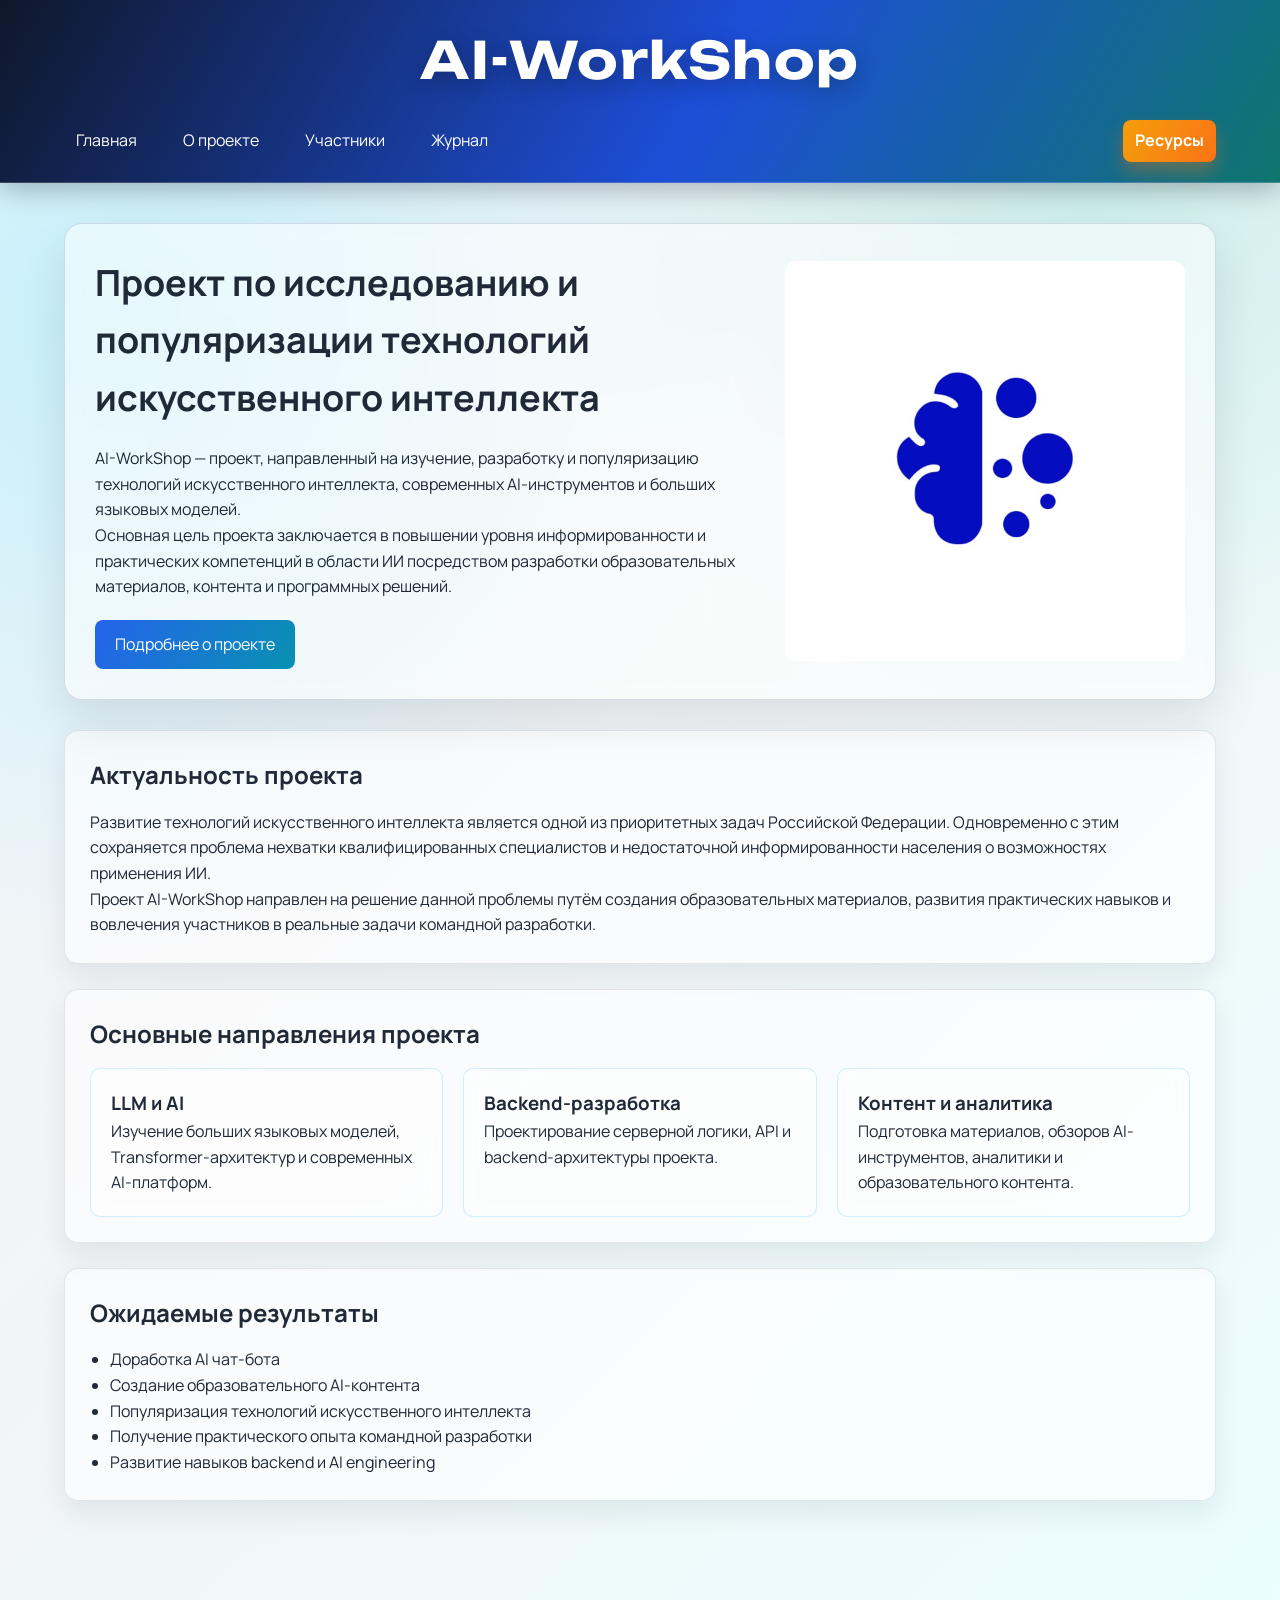
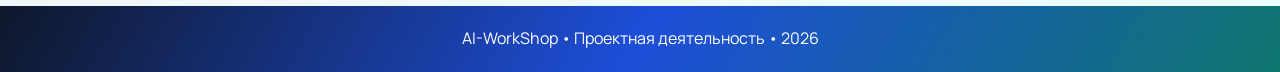
<file: site/index.html>
<!-- site/index.html -->
<!DOCTYPE html>
<html lang="ru">
<head>
    <meta charset="UTF-8">
    <meta name="viewport" content="width=device-width, initial-scale=1.0">
    <title>AI-WorkShop</title>
    <link rel="stylesheet" href="css/style.css">
</head>
<body>

<header>
    <div class="container">
        <h1>AI-WorkShop</h1>

        <nav>
            <a href="index.html">Главная</a>
            <a href="about.html">О проекте</a>
            <a href="members.html">Участники</a>
            <a href="journal.html">Журнал</a>
            <a href="resources.html">Ресурсы</a>
        </nav>
    </div>
</header>

<main class="container">

    <section class="hero">

        <div class="hero-content">

            <h2>
                Проект по исследованию и популяризации
                технологий искусственного интеллекта
            </h2>

            <p>
                AI-WorkShop — проект, направленный на изучение,
                разработку и популяризацию технологий искусственного
                интеллекта, современных AI-инструментов и больших
                языковых моделей.
            </p>

            <p>
                Основная цель проекта заключается в повышении уровня
                информированности и практических компетенций
                в области ИИ посредством разработки образовательных
                материалов, контента и программных решений.
            </p>

            <a class="button" href="about.html">
                Подробнее о проекте
            </a>

        </div>

        <img src="images/ai-main.jpg" alt="AI Project">

    </section>

    <section class="card">

        <h2>Актуальность проекта</h2>

        <p>
            Развитие технологий искусственного интеллекта является
            одной из приоритетных задач Российской Федерации.
            Одновременно с этим сохраняется проблема нехватки
            квалифицированных специалистов и недостаточной
            информированности населения о возможностях применения ИИ.
        </p>

        <p>
            Проект AI-WorkShop направлен на решение данной проблемы
            путём создания образовательных материалов, развития
            практических навыков и вовлечения участников
            в реальные задачи командной разработки.
        </p>

    </section>

    <section class="card">

        <h2>Основные направления проекта</h2>

        <div class="grid">

            <div class="mini-card">
                <h3>LLM и AI</h3>

                <p>
                    Изучение больших языковых моделей,
                    Transformer-архитектур и современных AI-платформ.
                </p>
            </div>

            <div class="mini-card">
                <h3>Backend-разработка</h3>

                <p>
                    Проектирование серверной логики,
                    API и backend-архитектуры проекта.
                </p>
            </div>

            <div class="mini-card">
                <h3>Контент и аналитика</h3>

                <p>
                    Подготовка материалов, обзоров AI-инструментов,
                    аналитики и образовательного контента.
                </p>
            </div>

        </div>

    </section>

    <section class="card">

        <h2>Ожидаемые результаты</h2>

        <ul>
            <li>Доработка AI чат-бота</li>
            <li>Создание образовательного AI-контента</li>
            <li>Популяризация технологий искусственного интеллекта</li>
            <li>Получение практического опыта командной разработки</li>
            <li>Развитие навыков backend и AI engineering</li>
        </ul>

    </section>

</main>

<footer>
    <p>AI-WorkShop • Проектная деятельность • 2026</p>
</footer>

</body>
</html>
</file>
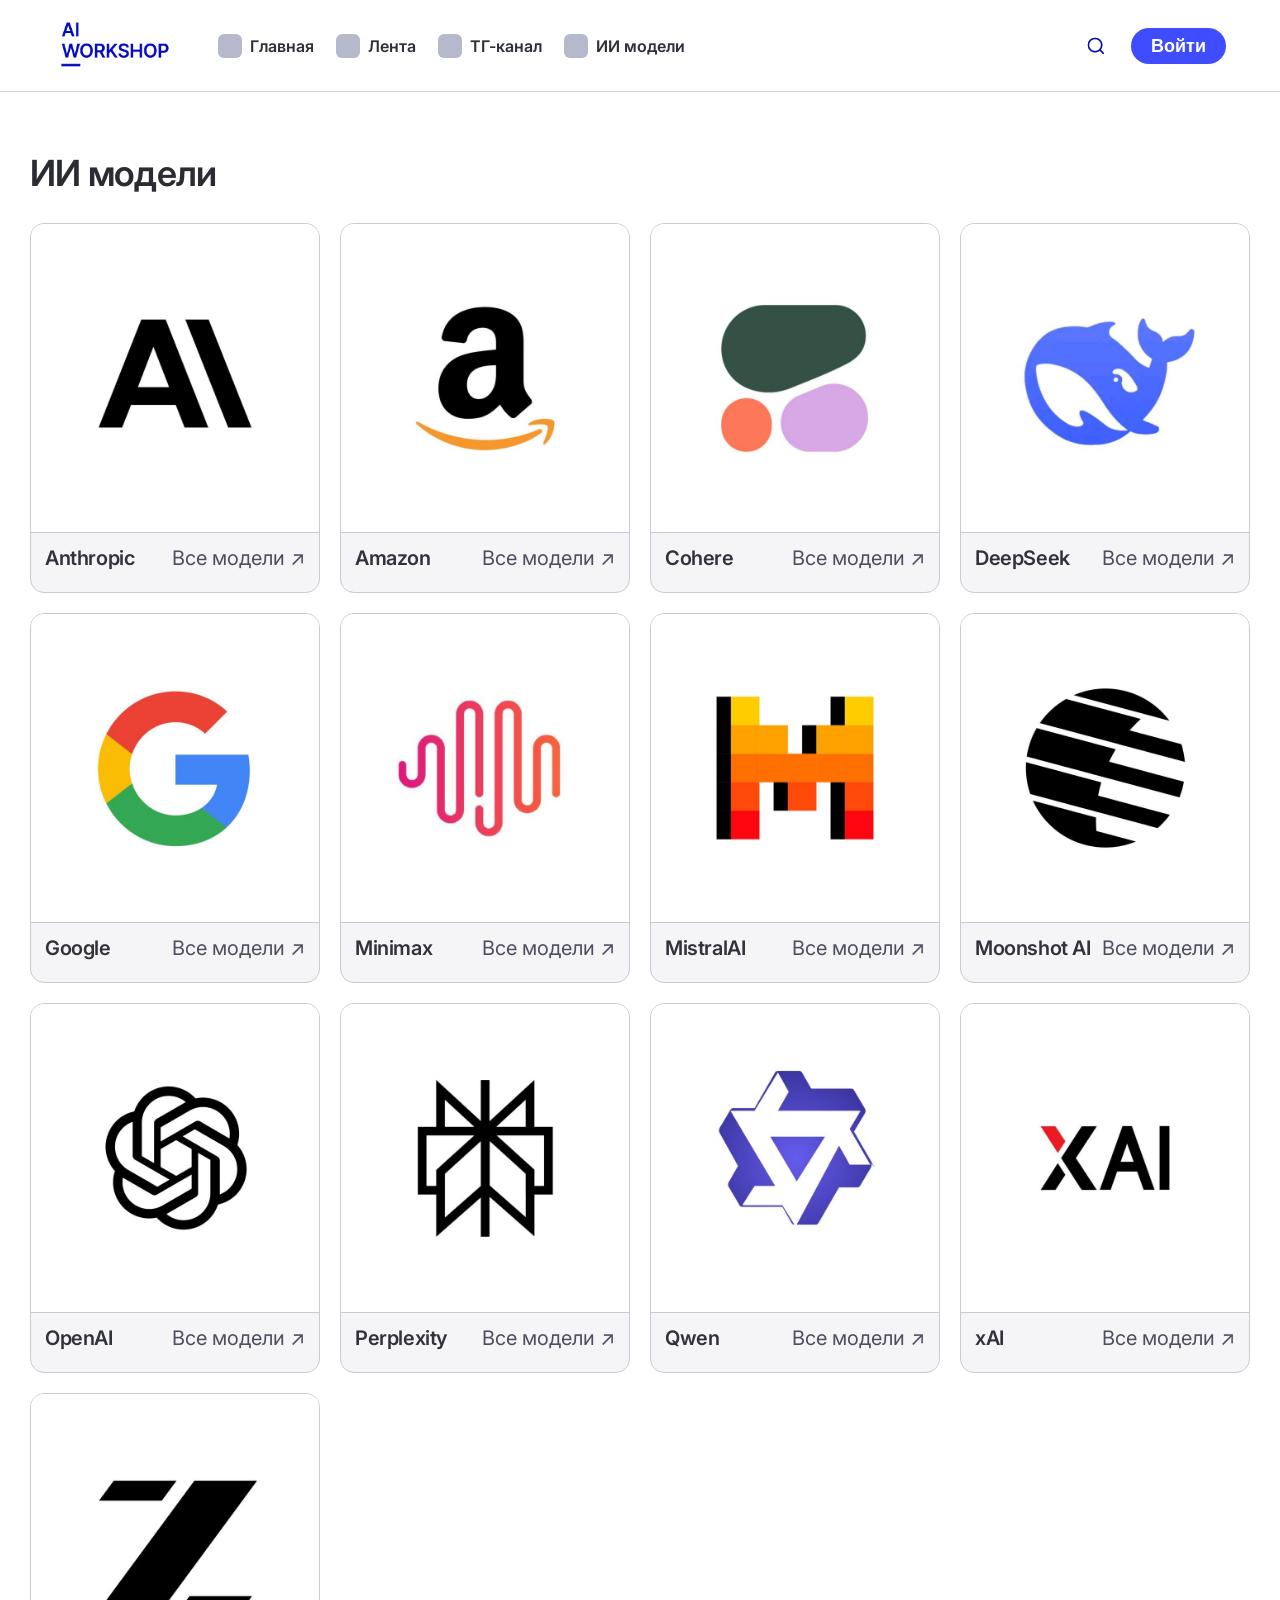
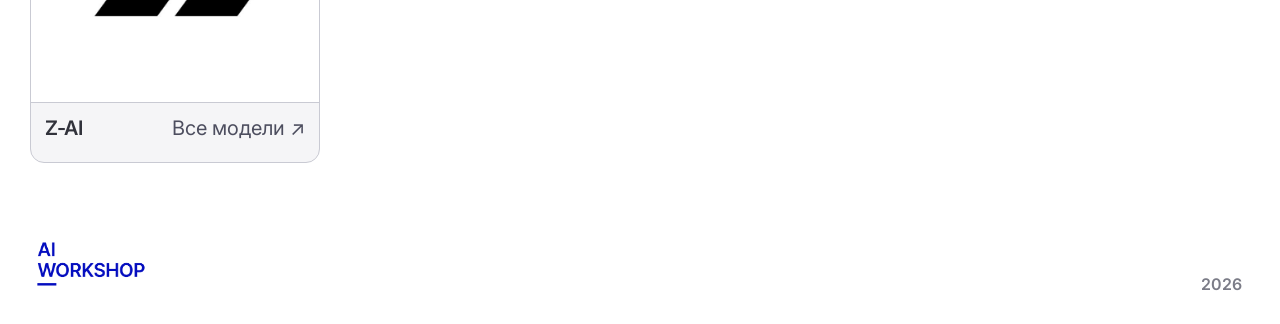
<file: src/index.html>
<!DOCTYPE html>
<html lang="ru">
<head>
  <meta charset="UTF-8" />
  <meta name="viewport" content="width=device-width, initial-scale=1.0" />
  <title>AI Workshop | ИИ модели</title>
  <link rel="preconnect" href="https://fonts.googleapis.com" />
  <link rel="preconnect" href="https://fonts.gstatic.com" crossorigin />
  <link href="https://fonts.googleapis.com/css2?family=Inter:wght@400;500;600;700&display=swap" rel="stylesheet" />
  <link rel="stylesheet" href="./css/style.css" />
</head>
<body>
  <div class="page">
    <header class="header">
      <a href="https://aiworkshop.su/" aria-label="AI Workshop">
        <img src="./image/logo.png" alt="AI Workshop" class="brand" />
      </a>

      <nav class="nav" aria-label="Основная навигация">
        <a href="https://aiworkshop.su/">Главная</a>
        <a href="https://aiworkshop.su/feed">Лента</a>
        <a href="https://t.me/AI_officina" target="_blank" rel="noopener noreferrer">ТГ-канал</a>
        <a href="#">ИИ модели</a>
      </nav>

      <div class="toolbar">
        <button class="search-btn" aria-label="Поиск">
          <img src="./image/search.png" alt="" aria-hidden="true" />
        </button>
        <button class="btn btn-login">Войти</button>
      </div>
    </header>

    <main class="content">
      <h1>ИИ модели</h1>

      <section class="grid" aria-label="Каталог ИИ моделей">
        <article class="card" data-company="ant" tabindex="0" role="link" aria-label="Anthropic"><div class="card-logo"><img src="./image/ant.jpeg" alt="Anthropic" loading="lazy"></div><div class="card-footer"><h2 class="name">Anthropic</h2><a class="models-link" href="./company.html?c=ant">Все модели ↗</a></div></article>
        <article class="card" data-company="ama" tabindex="0" role="link" aria-label="Amazon"><div class="card-logo"><img src="./image/ama.jpeg" alt="Amazon" loading="lazy"></div><div class="card-footer"><h2 class="name">Amazon</h2><a class="models-link" href="./company.html?c=ama">Все модели ↗</a></div></article>
        <article class="card" data-company="coh" tabindex="0" role="link" aria-label="Cohere"><div class="card-logo"><img src="./image/coh.jpeg" alt="Cohere" loading="lazy"></div><div class="card-footer"><h2 class="name">Cohere</h2><a class="models-link" href="./company.html?c=coh">Все модели ↗</a></div></article>
        <article class="card" data-company="dee" tabindex="0" role="link" aria-label="DeepSeek"><div class="card-logo"><img src="./image/dee.jpeg" alt="DeepSeek" loading="lazy"></div><div class="card-footer"><h2 class="name">DeepSeek</h2><a class="models-link" href="./company.html?c=dee">Все модели ↗</a></div></article>
        <article class="card" data-company="goo" tabindex="0" role="link" aria-label="Google"><div class="card-logo"><img src="./image/goo.jpeg" alt="Google" loading="lazy"></div><div class="card-footer"><h2 class="name">Google</h2><a class="models-link" href="./company.html?c=goo">Все модели ↗</a></div></article>
        <article class="card" data-company="min" tabindex="0" role="link" aria-label="Minimax"><div class="card-logo"><img src="./image/min.jpeg" alt="Minimax" loading="lazy"></div><div class="card-footer"><h2 class="name">Minimax</h2><a class="models-link" href="./company.html?c=min">Все модели ↗</a></div></article>
        <article class="card" data-company="mis" tabindex="0" role="link" aria-label="MistralAI"><div class="card-logo"><img src="./image/mis.jpeg" alt="MistralAI" loading="lazy"></div><div class="card-footer"><h2 class="name">MistralAI</h2><a class="models-link" href="./company.html?c=mis">Все модели ↗</a></div></article>
        <article class="card" data-company="moo" tabindex="0" role="link" aria-label="Moonshot AI"><div class="card-logo"><img src="./image/moo.jpeg" alt="Moonshot AI" loading="lazy"></div><div class="card-footer"><h2 class="name">Moonshot AI</h2><a class="models-link" href="./company.html?c=moo">Все модели ↗</a></div></article>
        <article class="card" data-company="ope" tabindex="0" role="link" aria-label="OpenAI"><div class="card-logo"><img src="./image/ope.jpeg" alt="OpenAI" loading="lazy"></div><div class="card-footer"><h2 class="name">OpenAI</h2><a class="models-link" href="./company.html?c=ope">Все модели ↗</a></div></article>
        <article class="card" data-company="per" tabindex="0" role="link" aria-label="Perplexity"><div class="card-logo"><img src="./image/per.jpeg" alt="Perplexity" loading="lazy"></div><div class="card-footer"><h2 class="name">Perplexity</h2><a class="models-link" href="./company.html?c=per">Все модели ↗</a></div></article>
        <article class="card" data-company="qwe" tabindex="0" role="link" aria-label="Qwen"><div class="card-logo"><img src="./image/qwe.jpeg" alt="Qwen" loading="lazy"></div><div class="card-footer"><h2 class="name">Qwen</h2><a class="models-link" href="./company.html?c=qwe">Все модели ↗</a></div></article>
        <article class="card" data-company="xai" tabindex="0" role="link" aria-label="xAI"><div class="card-logo"><img src="./image/xai.jpeg" alt="xAI" loading="lazy"></div><div class="card-footer"><h2 class="name">xAI</h2><a class="models-link" href="./company.html?c=xai">Все модели ↗</a></div></article>
        <article class="card" data-company="zai" tabindex="0" role="link" aria-label="Z-AI"><div class="card-logo"><img src="./image/zai.jpeg" alt="Z-AI" loading="lazy"></div><div class="card-footer"><h2 class="name">Z-AI</h2><a class="models-link" href="./company.html?c=zai">Все модели ↗</a></div></article>
      </section>
    </main>

    <footer class="footer">
      <img src="./image/logo.png" alt="AI Workshop" />
      <span class="year">2026</span>
    </footer>
  </div>

  <script src="./js/main.js"></script>
</body>
</html>
</file>
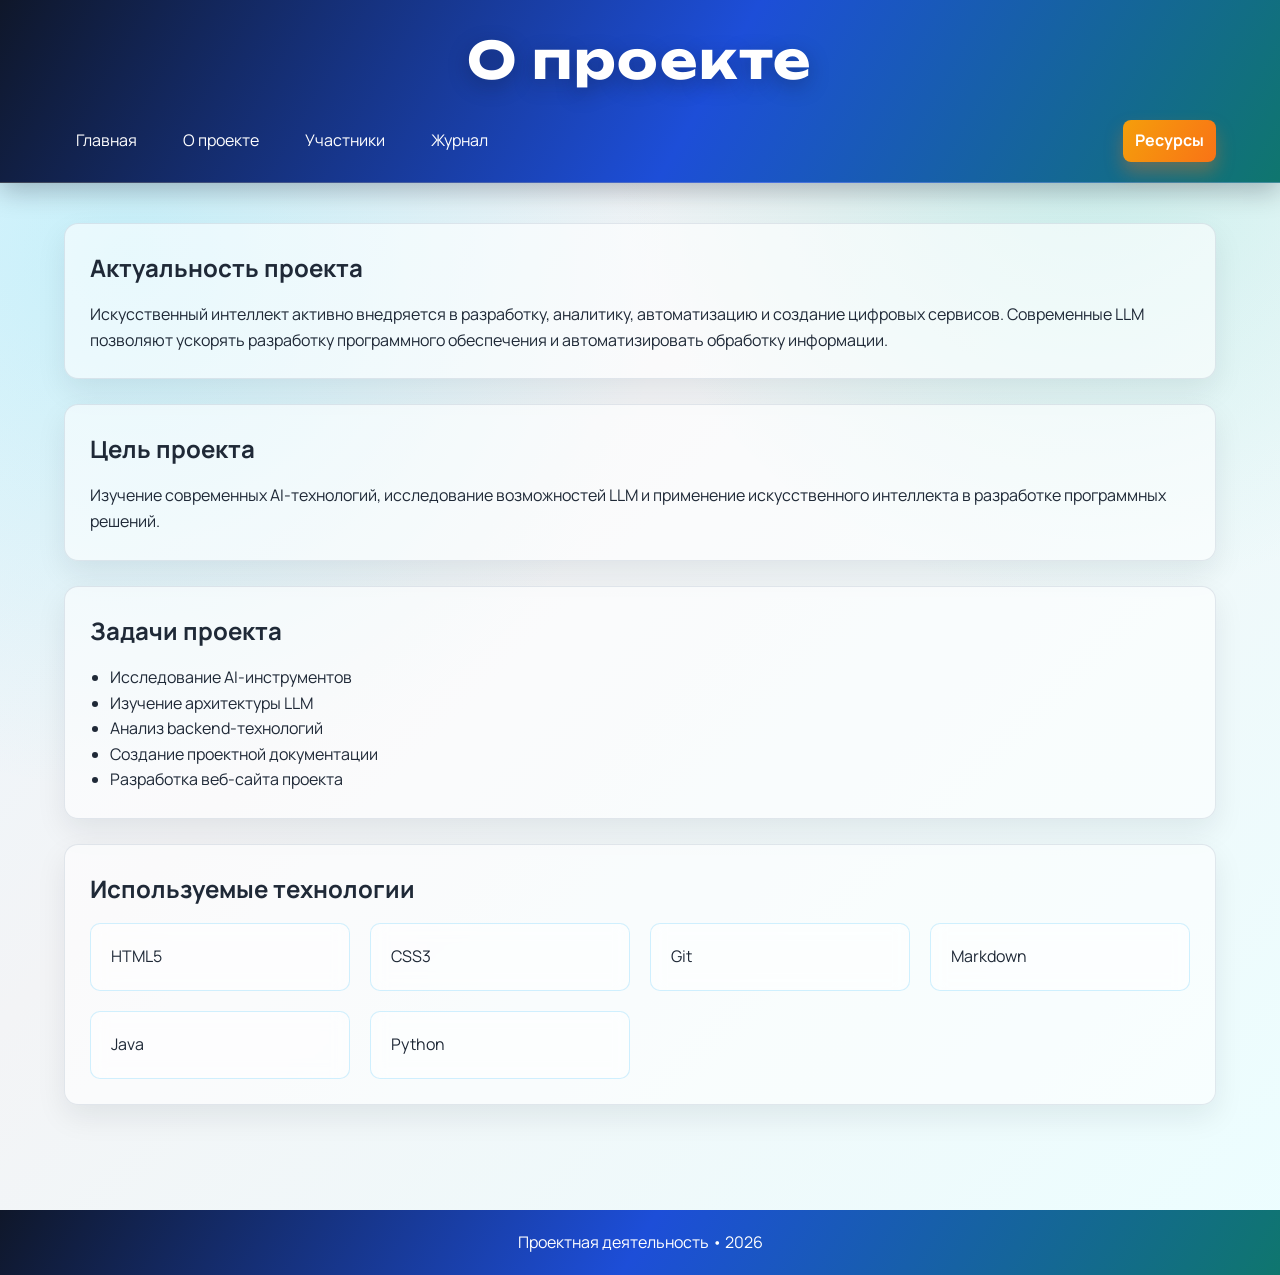
<file: site/about.html>
<!-- site/about.html -->
<!DOCTYPE html>
<html lang="ru">
<head>
    <meta charset="UTF-8">
    <meta name="viewport" content="width=device-width, initial-scale=1.0">
    <title>О проекте</title>
    <link rel="stylesheet" href="css/style.css">
</head>
<body>

<header>
    <div class="container">
        <h1>О проекте</h1>

        <nav>
            <a href="index.html">Главная</a>
            <a href="about.html">О проекте</a>
            <a href="members.html">Участники</a>
            <a href="journal.html">Журнал</a>
            <a href="resources.html">Ресурсы</a>
        </nav>
    </div>
</header>

<main class="container">

    <section class="card">
        <h2>Актуальность проекта</h2>

        <p>
            Искусственный интеллект активно внедряется в разработку,
            аналитику, автоматизацию и создание цифровых сервисов.
            Современные LLM позволяют ускорять разработку программного
            обеспечения и автоматизировать обработку информации.
        </p>
    </section>

    <section class="card">
        <h2>Цель проекта</h2>

        <p>
            Изучение современных AI-технологий, исследование возможностей
            LLM и применение искусственного интеллекта в разработке
            программных решений.
        </p>
    </section>

    <section class="card">
        <h2>Задачи проекта</h2>

        <ul>
            <li>Исследование AI-инструментов</li>
            <li>Изучение архитектуры LLM</li>
            <li>Анализ backend-технологий</li>
            <li>Создание проектной документации</li>
            <li>Разработка веб-сайта проекта</li>
        </ul>
    </section>

    <section class="card">
        <h2>Используемые технологии</h2>

        <div class="grid">
            <div class="mini-card">HTML5</div>
            <div class="mini-card">CSS3</div>
            <div class="mini-card">Git</div>
            <div class="mini-card">Markdown</div>
            <div class="mini-card">Java</div>
            <div class="mini-card">Python</div>
        </div>
    </section>

</main>

<footer>
    <p>Проектная деятельность • 2026</p>
</footer>

</body>
</html>
</file>
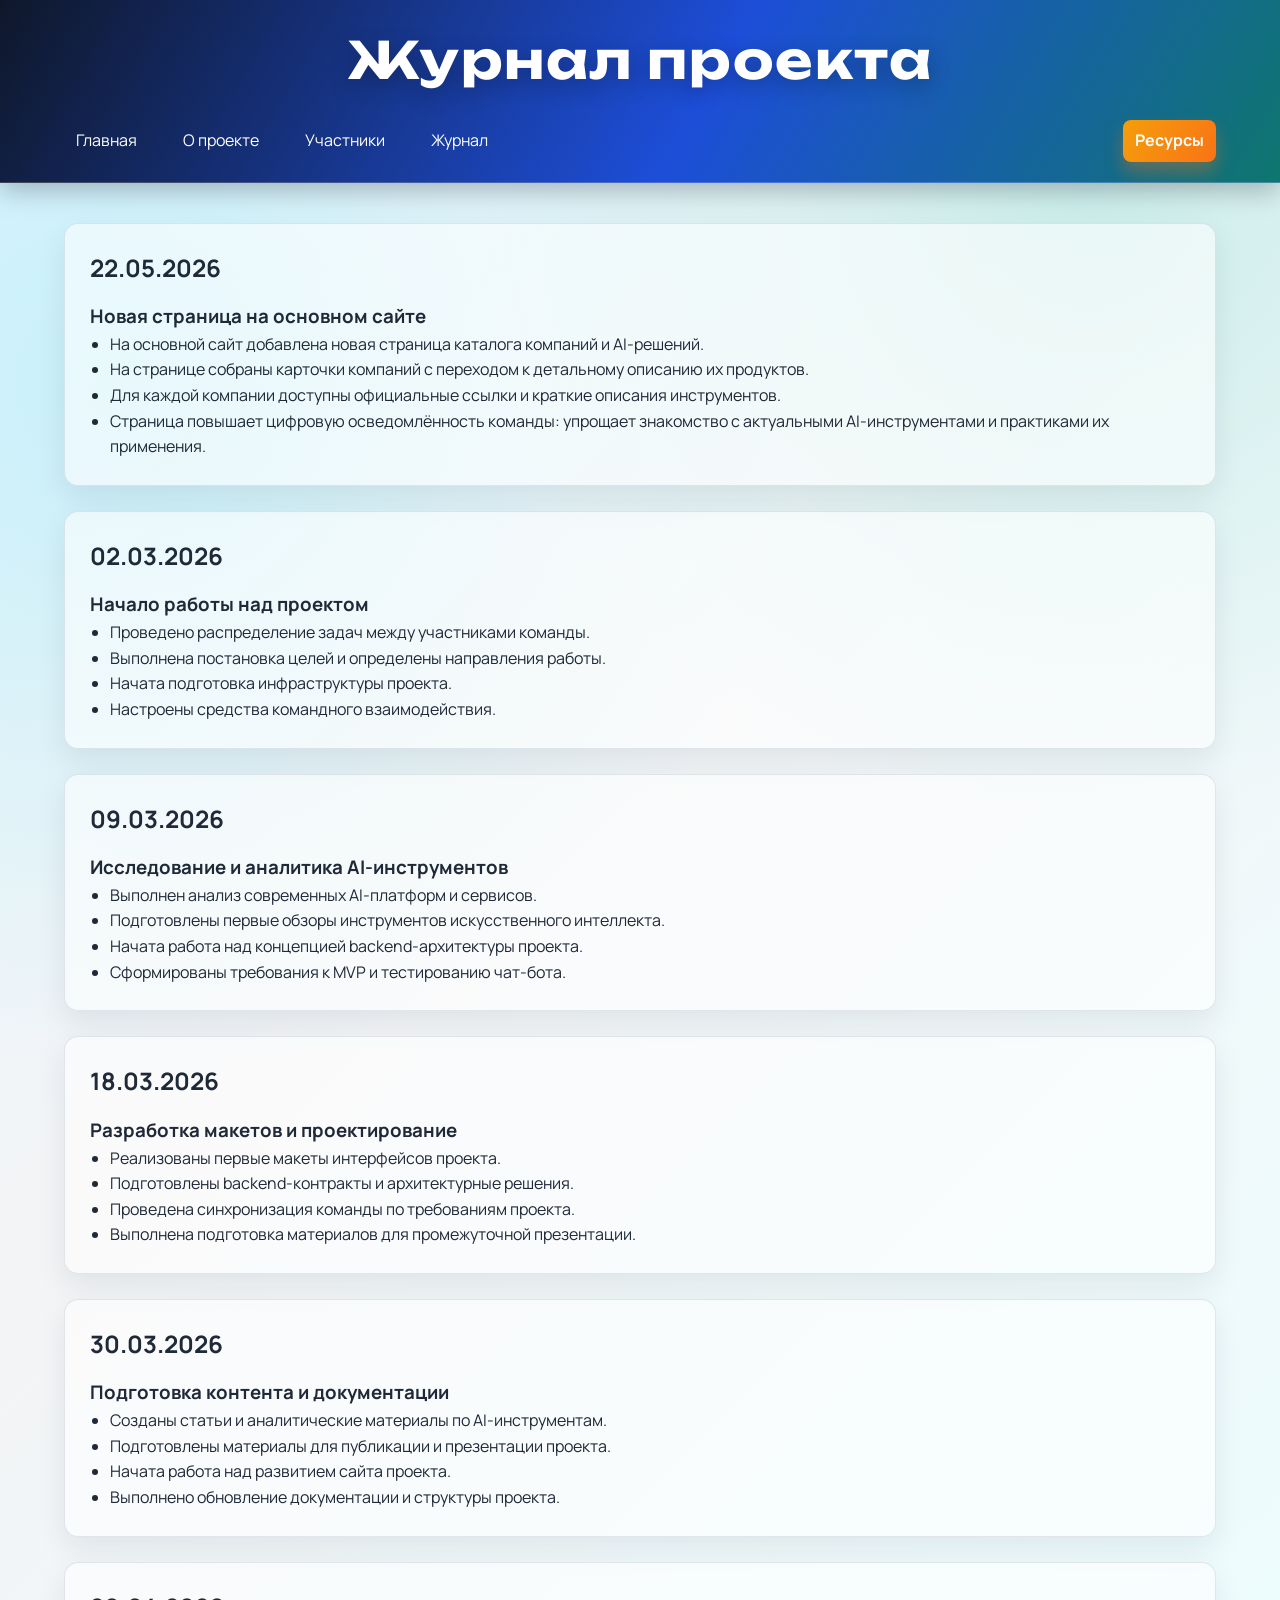
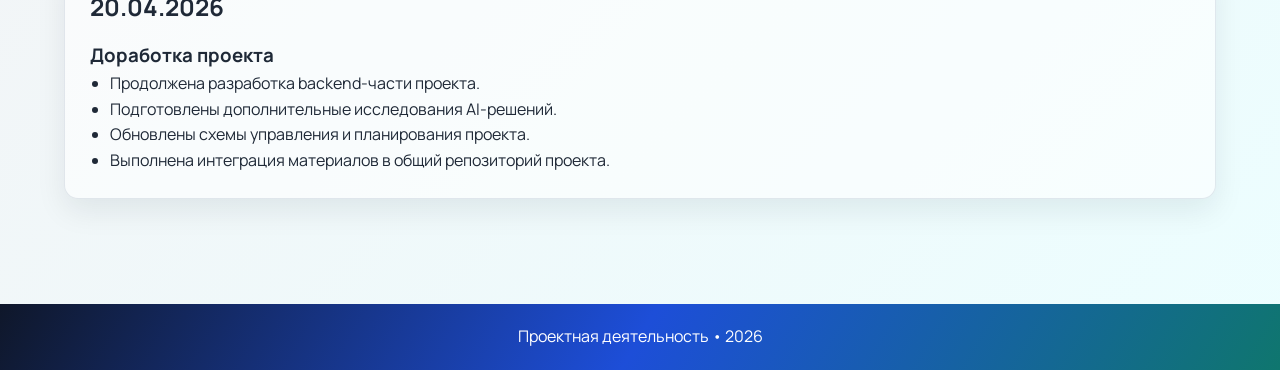
<file: site/journal.html>
<!-- site/journal.html -->
<!DOCTYPE html>
<html lang="ru">
<head>
    <meta charset="UTF-8">
    <meta name="viewport" content="width=device-width, initial-scale=1.0">
    <title>Журнал проекта</title>
    <link rel="stylesheet" href="css/style.css">
</head>
<body>

<header>
    <div class="container">
        <h1>Журнал проекта</h1>

        <nav>
            <a href="index.html">Главная</a>
            <a href="about.html">О проекте</a>
            <a href="members.html">Участники</a>
            <a href="journal.html">Журнал</a>
            <a href="resources.html">Ресурсы</a>
        </nav>
    </div>
</header>

<main class="container">

    <section class="card">
        <h2>22.05.2026</h2>
        <h3>Новая страница на основном сайте</h3>
        <ul>
            <li>На основной сайт добавлена новая страница каталога компаний и AI-решений.</li>
            <li>На странице собраны карточки компаний с переходом к детальному описанию их продуктов.</li>
            <li>Для каждой компании доступны официальные ссылки и краткие описания инструментов.</li>
            <li>Страница повышает цифровую осведомлённость команды: упрощает знакомство с актуальными AI-инструментами и практиками их применения.</li>
        </ul>
    </section>

    <section class="card">
        <h2>02.03.2026</h2>
        <h3>Начало работы над проектом</h3>
        <ul>
            <li>Проведено распределение задач между участниками команды.</li>
            <li>Выполнена постановка целей и определены направления работы.</li>
            <li>Начата подготовка инфраструктуры проекта.</li>
            <li>Настроены средства командного взаимодействия.</li>
        </ul>
    </section>

    <section class="card">
        <h2>09.03.2026</h2>
        <h3>Исследование и аналитика AI-инструментов</h3>
        <ul>
            <li>Выполнен анализ современных AI-платформ и сервисов.</li>
            <li>Подготовлены первые обзоры инструментов искусственного интеллекта.</li>
            <li>Начата работа над концепцией backend-архитектуры проекта.</li>
            <li>Сформированы требования к MVP и тестированию чат-бота.</li>
        </ul>
    </section>

    <section class="card">
        <h2>18.03.2026</h2>
        <h3>Разработка макетов и проектирование</h3>
        <ul>
            <li>Реализованы первые макеты интерфейсов проекта.</li>
            <li>Подготовлены backend-контракты и архитектурные решения.</li>
            <li>Проведена синхронизация команды по требованиям проекта.</li>
            <li>Выполнена подготовка материалов для промежуточной презентации.</li>
        </ul>
    </section>

    <section class="card">
        <h2>30.03.2026</h2>
        <h3>Подготовка контента и документации</h3>
        <ul>
            <li>Созданы статьи и аналитические материалы по AI-инструментам.</li>
            <li>Подготовлены материалы для публикации и презентации проекта.</li>
            <li>Начата работа над развитием сайта проекта.</li>
            <li>Выполнено обновление документации и структуры проекта.</li>
        </ul>
    </section>

    <section class="card">
        <h2>20.04.2026</h2>
        <h3>Доработка проекта</h3>
        <ul>
            <li>Продолжена разработка backend-части проекта.</li>
            <li>Подготовлены дополнительные исследования AI-решений.</li>
            <li>Обновлены схемы управления и планирования проекта.</li>
            <li>Выполнена интеграция материалов в общий репозиторий проекта.</li>
        </ul>
    </section>

</main>

<footer>
    <p>Проектная деятельность • 2026</p>
</footer>

</body>
</html>
</file>
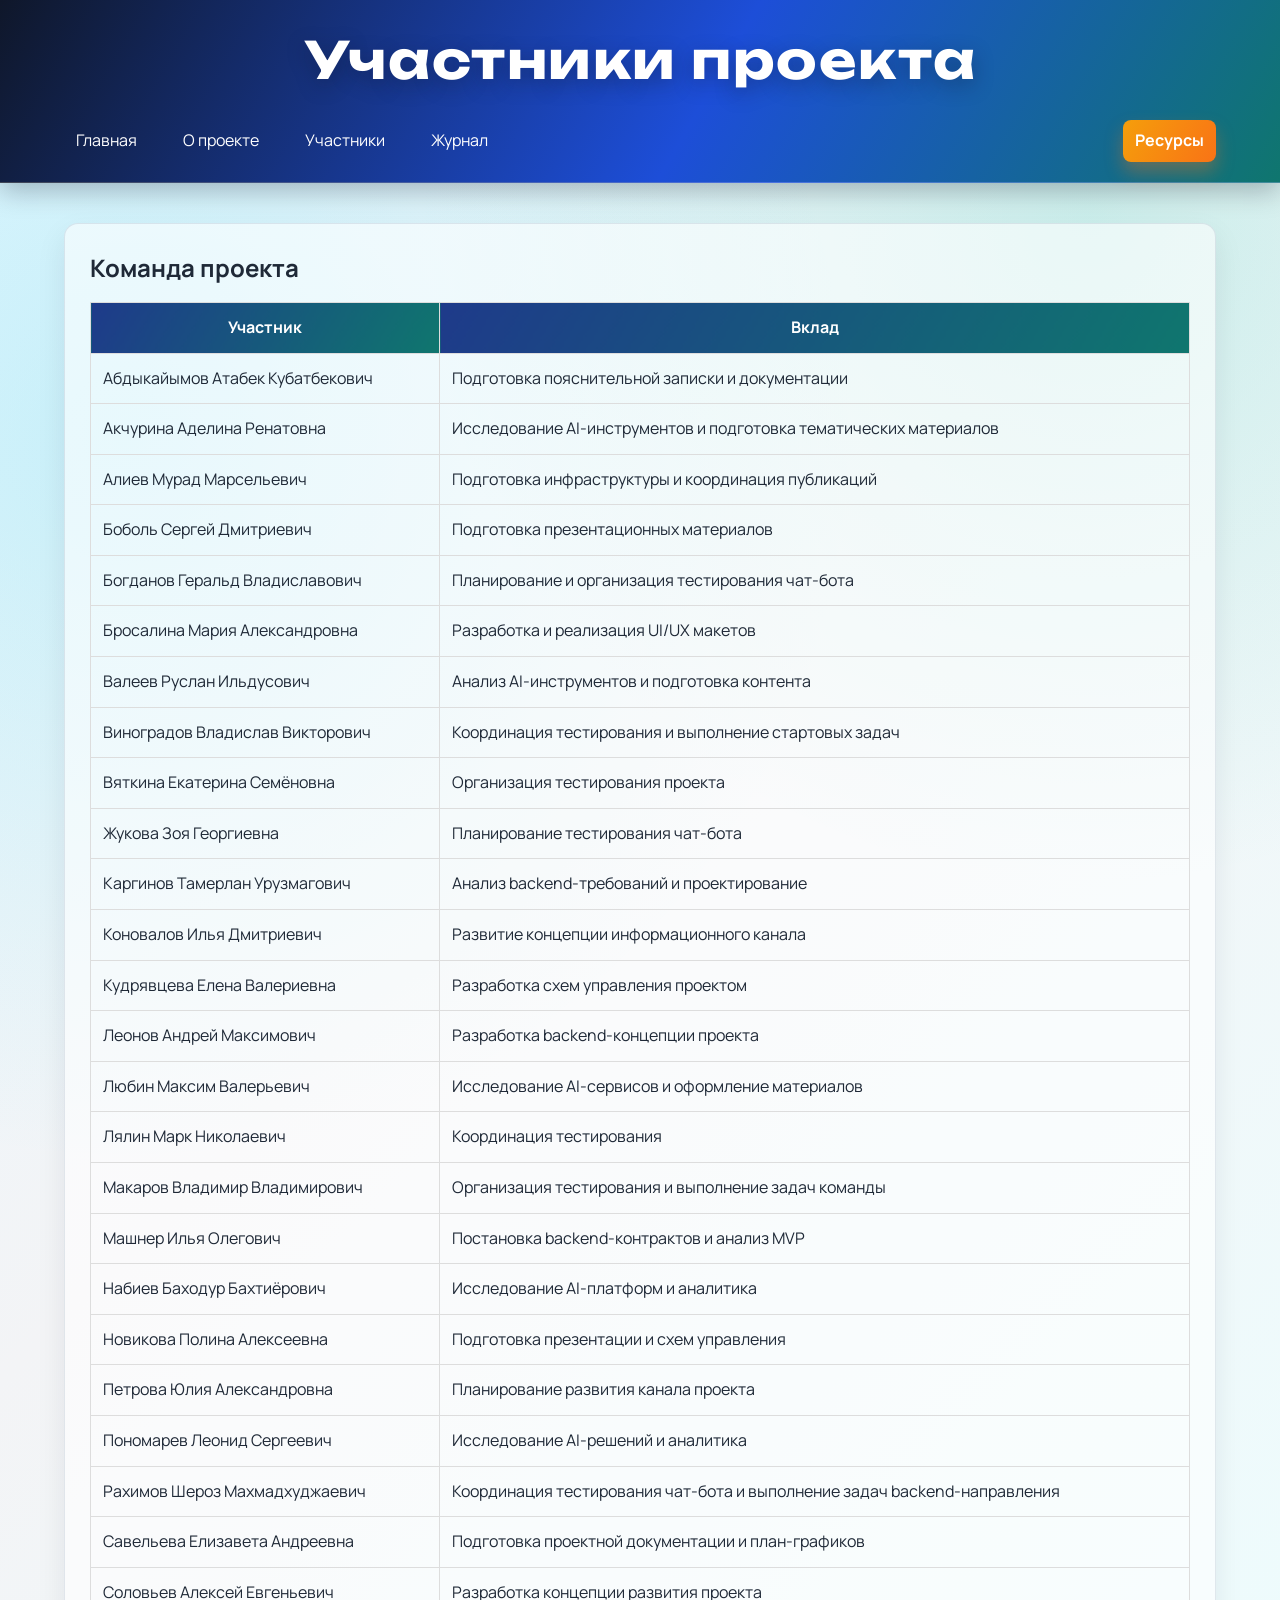
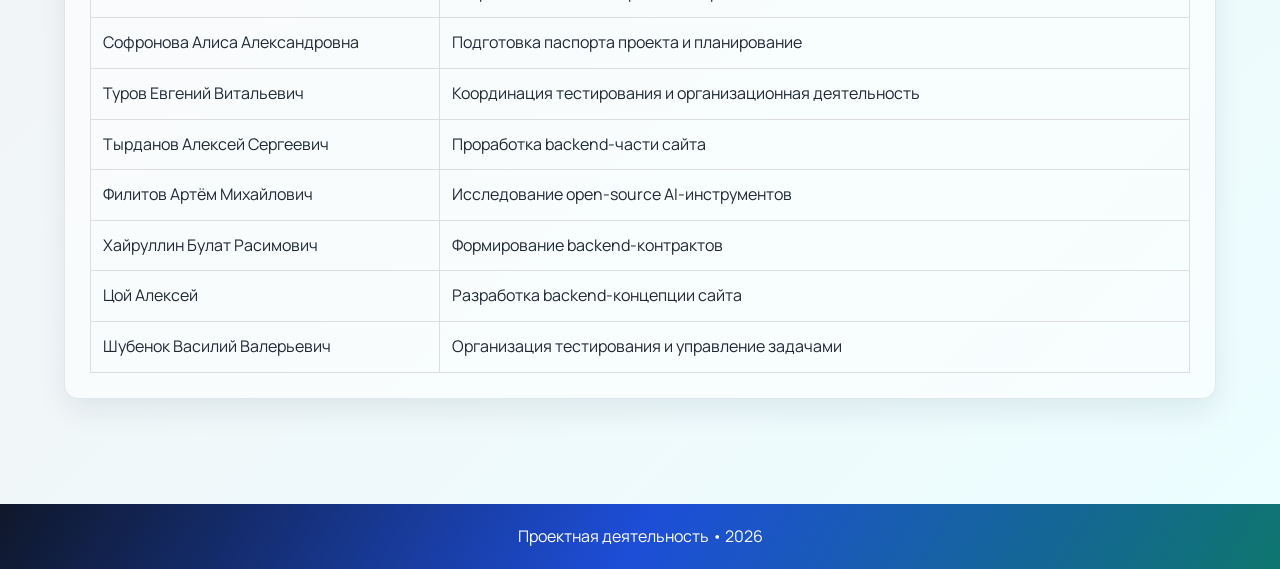
<file: site/members.html>
<!-- site/members.html -->
<!DOCTYPE html>
<html lang="ru">
<head>
    <meta charset="UTF-8">
    <meta name="viewport" content="width=device-width, initial-scale=1.0">
    <title>Участники</title>
    <link rel="stylesheet" href="css/style.css">
</head>
<body>

<header>
    <div class="container">
        <h1>Участники проекта</h1>

        <nav>
            <a href="index.html">Главная</a>
            <a href="about.html">О проекте</a>
            <a href="members.html">Участники</a>
            <a href="journal.html">Журнал</a>
            <a href="resources.html">Ресурсы</a>
        </nav>
    </div>
</header>

<main class="container">

    <section class="card">
        <h2>Команда проекта</h2>

        <table>
            <tr>
                <th>Участник</th>
                <th>Вклад</th>
            </tr>
            <tr>
                <td>Абдыкайымов Атабек Кубатбекович</td>
                <td>Подготовка пояснительной записки и документации</td>
            </tr>
            <tr>
                <td>Акчурина Аделина Ренатовна</td>
                <td>Исследование AI-инструментов и подготовка тематических материалов</td>
            </tr>
            <tr>
                <td>Алиев Мурад Марсельевич</td>
                <td>Подготовка инфраструктуры и координация публикаций</td>
            </tr>
            <tr>
                <td>Боболь Сергей Дмитриевич</td>
                <td>Подготовка презентационных материалов</td>
            </tr>
            <tr>
                <td>Богданов Геральд Владиславович</td>
                <td>Планирование и организация тестирования чат-бота</td>
            </tr>
            <tr>
                <td>Бросалина Мария Александровна</td>
                <td>Разработка и реализация UI/UX макетов</td>
            </tr>
            <tr>
                <td>Валеев Руслан Ильдусович</td>
                <td>Анализ AI-инструментов и подготовка контента</td>
            </tr>
            <tr>
                <td>Виноградов Владислав Викторович</td>
                <td>Координация тестирования и выполнение стартовых задач</td>
            </tr>
            <tr>
                <td>Вяткина Екатерина Семёновна</td>
                <td>Организация тестирования проекта</td>
            </tr>
            <tr>
                <td>Жукова Зоя Георгиевна</td>
                <td>Планирование тестирования чат-бота</td>
            </tr>
            <tr>
                <td>Каргинов Тамерлан Урузмагович</td>
                <td>Анализ backend-требований и проектирование</td>
            </tr>
            <tr>
                <td>Коновалов Илья Дмитриевич</td>
                <td>Развитие концепции информационного канала</td>
            </tr>
            <tr>
                <td>Кудрявцева Елена Валериевна</td>
                <td>Разработка схем управления проектом</td>
            </tr>
            <tr>
                <td>Леонов Андрей Максимович</td>
                <td>Разработка backend-концепции проекта</td>
            </tr>
            <tr>
                <td>Любин Максим Валерьевич</td>
                <td>Исследование AI-сервисов и оформление материалов</td>
            </tr>
            <tr>
                <td>Лялин Марк Николаевич</td>
                <td>Координация тестирования</td>
            </tr>
            <tr>
                <td>Макаров Владимир Владимирович</td>
                <td>Организация тестирования и выполнение задач команды</td>
            </tr>
            <tr>
                <td>Машнер Илья Олегович</td>
                <td>Постановка backend-контрактов и анализ MVP</td>
            </tr>
            <tr>
                <td>Набиев Баходур Бахтиёрович</td>
                <td>Исследование AI-платформ и аналитика</td>
            </tr>
            <tr>
                <td>Новикова Полина Алексеевна</td>
                <td>Подготовка презентации и схем управления</td>
            </tr>
            <tr>
                <td>Петрова Юлия Александровна</td>
                <td>Планирование развития канала проекта</td>
            </tr>
            <tr>
                <td>Пономарев Леонид Сергеевич</td>
                <td>Исследование AI-решений и аналитика</td>
            </tr>
            <tr>
                <td>Рахимов Шероз Махмадхуджаевич</td>
                <td>Координация тестирования чат-бота и выполнение задач backend-направления</td>
            </tr>
            <tr>
                <td>Савельева Елизавета Андреевна</td>
                <td>Подготовка проектной документации и план-графиков</td>
            </tr>
            <tr>
                <td>Соловьев Алексей Евгеньевич</td>
                <td>Разработка концепции развития проекта</td>
            </tr>
            <tr>
                <td>Софронова Алиса Александровна</td>
                <td>Подготовка паспорта проекта и планирование</td>
            </tr>
            <tr>
                <td>Туров Евгений Витальевич</td>
                <td>Координация тестирования и организационная деятельность</td>
            </tr>
            <tr>
                <td>Тырданов Алексей Сергеевич</td>
                <td>Проработка backend-части сайта</td>
            </tr>
            <tr>
                <td>Филитов Артём Михайлович</td>
                <td>Исследование open-source AI-инструментов</td>
            </tr>
            <tr>
                <td>Хайруллин Булат Расимович</td>
                <td>Формирование backend-контрактов</td>
            </tr>
            <tr>
                <td>Цой Алексей</td>
                <td>Разработка backend-концепции сайта</td>
            </tr>
            <tr>
                <td>Шубенок Василий Валерьевич</td>
                <td>Организация тестирования и управление задачами</td>
            </tr>
        </table>
    </section>

</main>

<footer>
    <p>Проектная деятельность • 2026</p>
</footer>

</body>
</html>
</file>
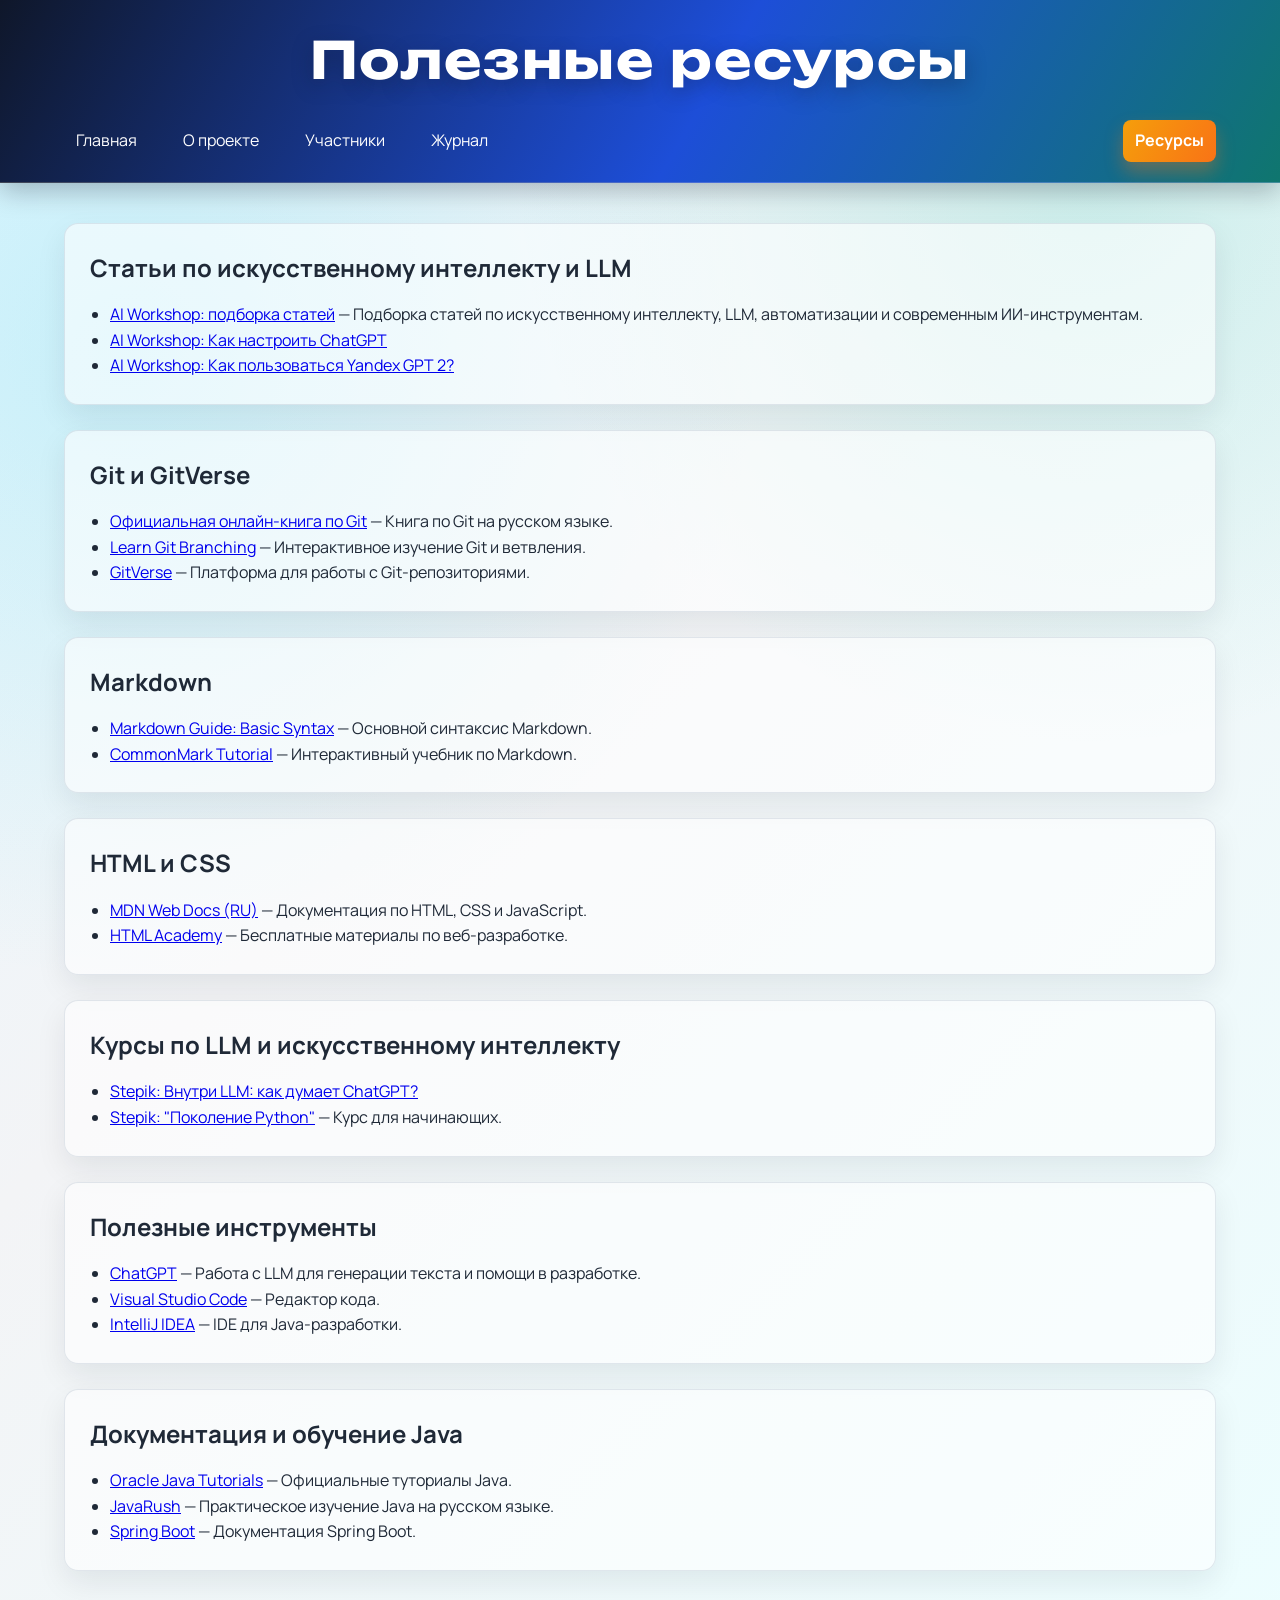
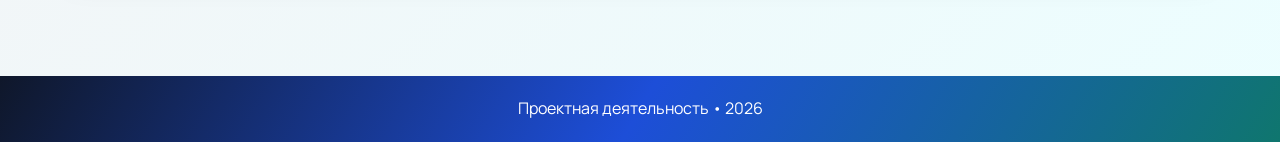
<file: site/resources.html>
<!-- site/resources.html -->
<!DOCTYPE html>
<html lang="ru">
<head>
    <meta charset="UTF-8">
    <meta name="viewport" content="width=device-width, initial-scale=1.0">
    <title>Ресурсы</title>
    <link rel="stylesheet" href="css/style.css">
</head>
<body>

<header>
    <div class="container">
        <h1>Полезные ресурсы</h1>

        <nav>
            <a href="index.html">Главная</a>
            <a href="about.html">О проекте</a>
            <a href="members.html">Участники</a>
            <a href="journal.html">Журнал</a>
            <a href="resources.html">Ресурсы</a>
        </nav>
    </div>
</header>

<main class="container">

    <section class="card">
        <h2>Статьи по искусственному интеллекту и LLM</h2>
        <ul>
            <li><a href="https://aiworkshop.su/feed" target="_blank">AI Workshop: подборка статей</a> — Подборка статей по искусственному интеллекту, LLM, автоматизации и современным ИИ-инструментам.</li>
            <li><a href="https://aiworkshop.su/article/1" target="_blank">AI Workshop: Как настроить ChatGPT</a></li>
            <li><a href="https://aiworkshop.su/article/3" target="_blank">AI Workshop: Как пользоваться Yandex GPT 2?</a></li>
        </ul>
    </section>

    <section class="card">
        <h2>Git и GitVerse</h2>
        <ul>
            <li><a href="https://git-scm.com/book/ru/v2" target="_blank">Официальная онлайн-книга по Git</a> — Книга по Git на русском языке.</li>
            <li><a href="https://learngitbranching.js.org/?locale=ru_RU" target="_blank">Learn Git Branching</a> — Интерактивное изучение Git и ветвления.</li>
            <li><a href="https://gitverse.ru/" target="_blank">GitVerse</a> — Платформа для работы с Git-репозиториями.</li>
        </ul>
    </section>

    <section class="card">
        <h2>Markdown</h2>
        <ul>
            <li><a href="https://www.markdownguide.org/basic-syntax/" target="_blank">Markdown Guide: Basic Syntax</a> — Основной синтаксис Markdown.</li>
            <li><a href="https://commonmark.org/help/tutorial/" target="_blank">CommonMark Tutorial</a> — Интерактивный учебник по Markdown.</li>
        </ul>
    </section>

    <section class="card">
        <h2>HTML и CSS</h2>
        <ul>
            <li><a href="https://developer.mozilla.org/ru/" target="_blank">MDN Web Docs (RU)</a> — Документация по HTML, CSS и JavaScript.</li>
            <li><a href="https://htmlacademy.ru/study" target="_blank">HTML Academy</a> — Бесплатные материалы по веб-разработке.</li>
        </ul>
    </section>

    <section class="card">
        <h2>Курсы по LLM и искусственному интеллекту</h2>
        <ul>
            <li><a href="https://stepik.org/course/243156/promo" target="_blank">Stepik: Внутри LLM: как думает ChatGPT?</a></li>
            <li><a href="https://stepik.org/course/58852" target="_blank">Stepik: "Поколение Python"</a> — Курс для начинающих.</li>
        </ul>
    </section>

    <section class="card">
        <h2>Полезные инструменты</h2>
        <ul>
            <li><a href="https://chatgpt.com/" target="_blank">ChatGPT</a> — Работа с LLM для генерации текста и помощи в разработке.</li>
            <li><a href="https://code.visualstudio.com/" target="_blank">Visual Studio Code</a> — Редактор кода.</li>
            <li><a href="https://www.jetbrains.com/idea/" target="_blank">IntelliJ IDEA</a> — IDE для Java-разработки.</li>
        </ul>
    </section>

    <section class="card">
        <h2>Документация и обучение Java</h2>
        <ul>
            <li><a href="https://docs.oracle.com/javase/tutorial/" target="_blank">Oracle Java Tutorials</a> — Официальные туториалы Java.</li>
            <li><a href="https://javarush.com/" target="_blank">JavaRush</a> — Практическое изучение Java на русском языке.</li>
            <li><a href="https://spring.io/projects/spring-boot" target="_blank">Spring Boot</a> — Документация Spring Boot.</li>
        </ul>
    </section>

</main>

<footer>
    <p>Проектная деятельность • 2026</p>
</footer>

</body>
</html>
</file>
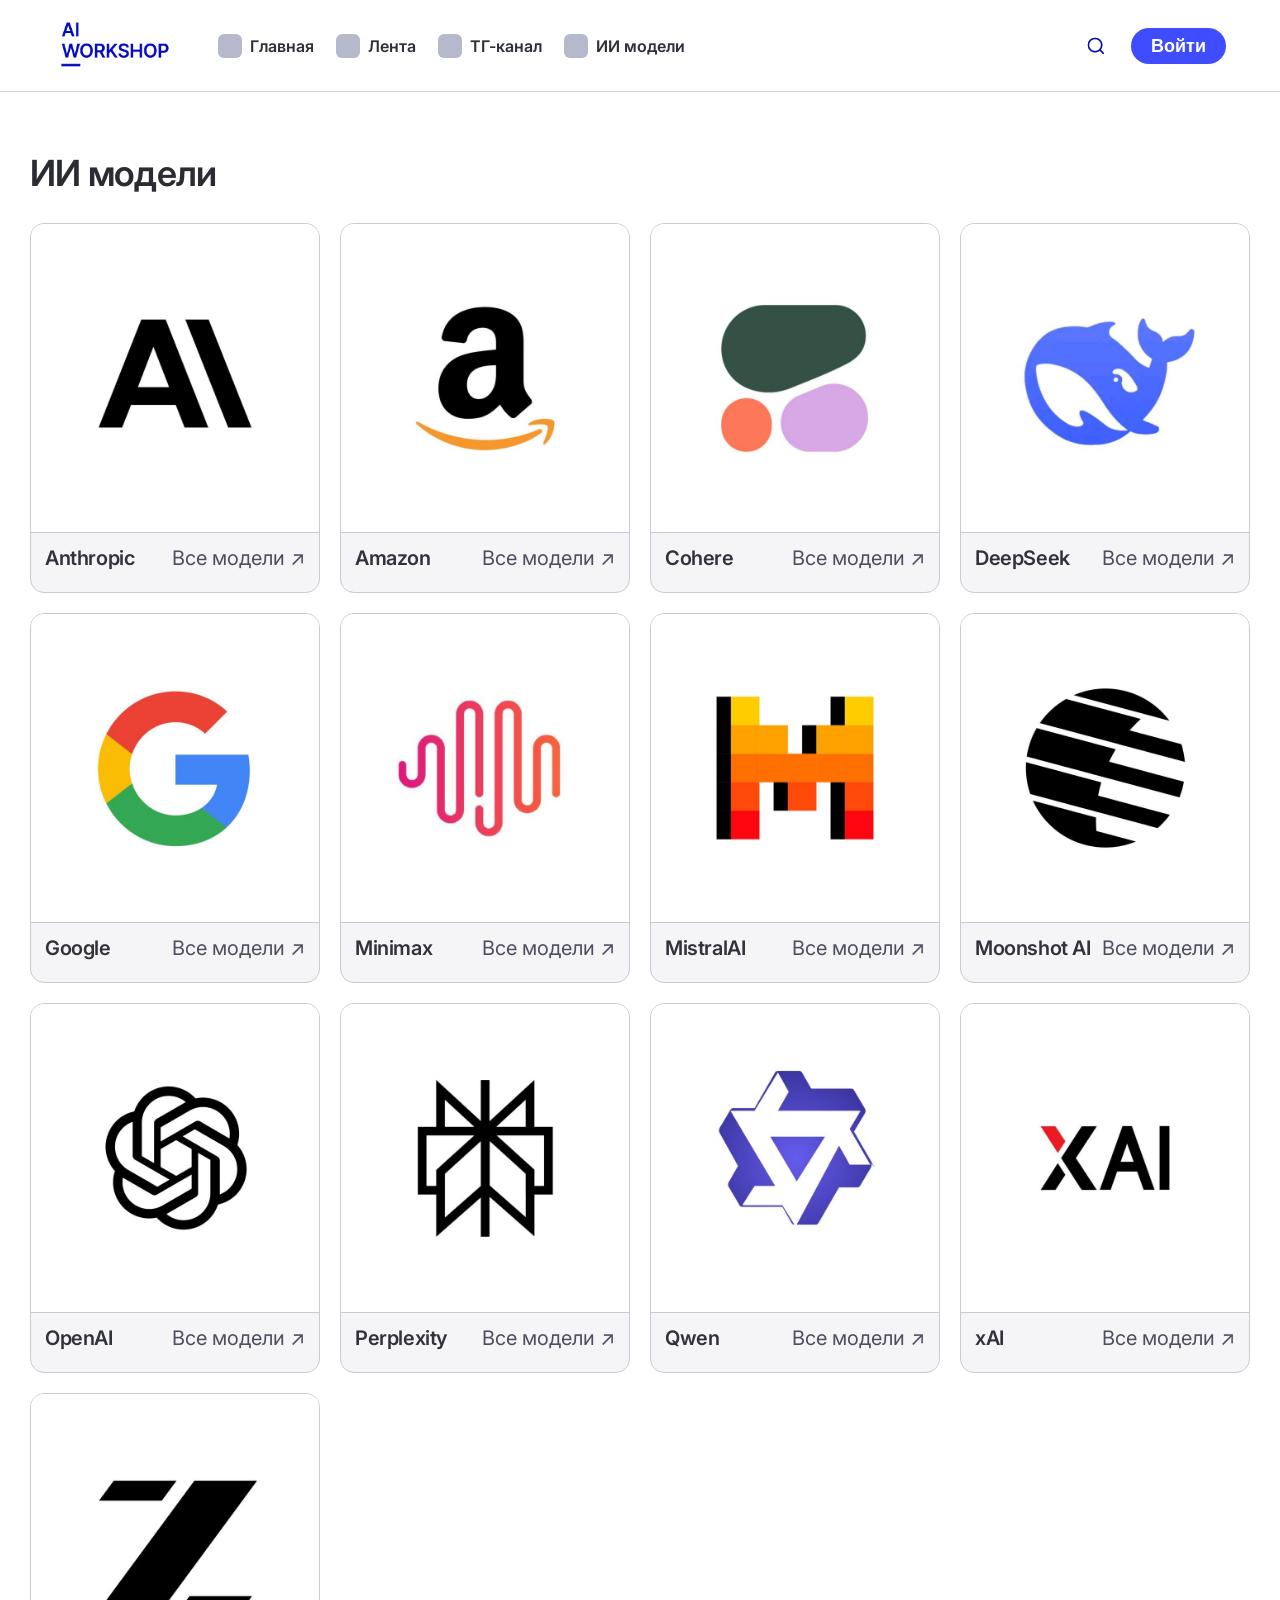
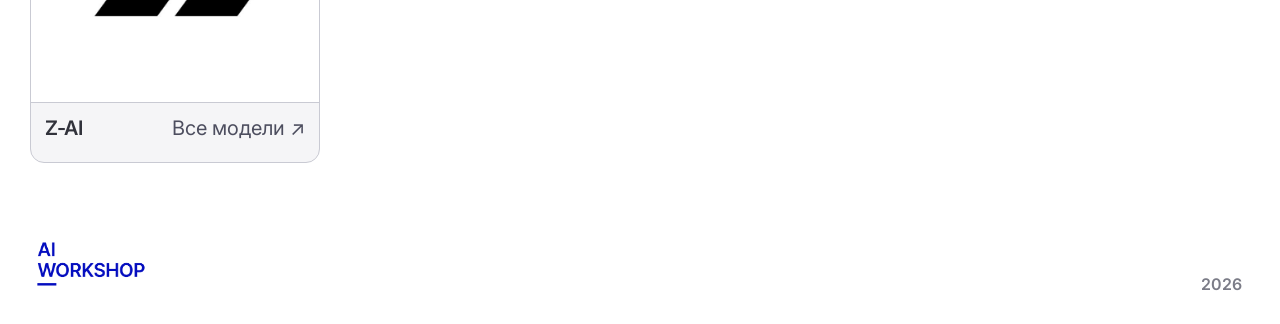
<file: src/company.html>
<!DOCTYPE html>
<html lang="ru">
<head>
  <meta charset="UTF-8" />
  <meta name="viewport" content="width=device-width, initial-scale=1.0" />
  <title>AI Workshop | Company</title>
  <link rel="preconnect" href="https://fonts.googleapis.com" />
  <link rel="preconnect" href="https://fonts.gstatic.com" crossorigin />
  <link href="https://fonts.googleapis.com/css2?family=Inter:wght@400;500;600;700&display=swap" rel="stylesheet" />
  <link rel="stylesheet" href="./css/style.css" />
</head>
<body>
  <div class="page">
    <header class="header">
      <a href="https://aiworkshop.su/" aria-label="AI Workshop">
        <img src="./image/logo.png" alt="AI Workshop" class="brand" />
      </a>

      <nav class="nav" aria-label="Основная навигация">
        <a href="https://aiworkshop.su/">Главная</a>
        <a href="https://aiworkshop.su/feed">Лента</a>
        <a href="https://t.me/AI_officina" target="_blank" rel="noopener noreferrer">ТГ-канал</a>
        <a href="./index.html" id="header-breadcrumb">ИИ модели</a>
      </nav>

      <div class="toolbar">
        <button class="search-btn" aria-label="Поиск">
          <img src="./image/search.png" alt="" aria-hidden="true" />
        </button>
        <button class="btn btn-login">Войти</button>
      </div>
    </header>

    <main class="content company-content">
      <section class="company-hero" aria-label="Описание компании">
        <img id="company-logo" src="" alt="" class="company-hero-logo" />
        <div class="company-hero-text">
          <h2 id="company-name"></h2>
          <p id="company-praise" class="company-praise"></p>
          <p id="company-description" class="company-description"></p>
        </div>
      </section>

      <section id="products-root" class="products-grid" aria-label="Продукты компании"></section>
    </main>

    <footer class="footer">
      <img src="./image/logo.png" alt="AI Workshop" />
      <span class="year">2026</span>
    </footer>
  </div>

  <script src="./js/catalog-data.js"></script>
  <script src="./js/company.js"></script>
</body>
</html>
</file>
<file: site/css/style.css>
/* site/css/style.css */
@import url('https://fonts.googleapis.com/css2?family=Manrope:wght@400;600;700;800&family=Unbounded:wght@500;700&display=swap');

* {
    margin: 0;
    padding: 0;
    box-sizing: border-box;
}

body {
    font-family: "Manrope", "Segoe UI", sans-serif;
    background:
        radial-gradient(circle at 10% 20%, rgba(34, 211, 238, 0.18), transparent 35%),
        radial-gradient(circle at 85% 10%, rgba(45, 212, 191, 0.2), transparent 30%),
        linear-gradient(135deg, #e8f7ff, #f3f4f6 40%, #ecfeff);
    color: #1f2937;
    line-height: 1.6;
}

.container {
    width: 90%;
    max-width: 1200px;
    margin: auto;
}

header {
    background: linear-gradient(120deg, #0f172a, #1d4ed8 55%, #0f766e);
    padding: 20px 0;
    border-bottom: 1px solid rgba(255, 255, 255, 0.2);
    box-shadow: 0 8px 25px rgba(2, 6, 23, 0.25);
}

header h1 {
    color: white;
    margin-bottom: 18px;
    text-align: center;
    font-family: "Unbounded", "Manrope", sans-serif;
    font-size: clamp(2rem, 4vw, 3.2rem);
    letter-spacing: 0.03em;
    text-shadow: 0 6px 20px rgba(15, 23, 42, 0.35);
}

nav a {
    color: white;
    text-decoration: none;
    margin-right: 16px;
    transition: 0.25s ease;
    padding: 8px 12px;
    border-radius: 8px;
    display: inline-block;
}

nav a:hover {
    color: #dbeafe;
    background: rgba(255, 255, 255, 0.14);
    transform: translateY(-1px);
}

nav {
    display: flex;
    align-items: center;
    gap: 6px;
    flex-wrap: wrap;
}

nav a[href="resources.html"] {
    order: 99;
    margin-left: auto;
    margin-right: 0;
    background: linear-gradient(120deg, #f59e0b, #f97316);
    color: white;
    font-weight: 700;
    box-shadow: 0 10px 18px rgba(249, 115, 22, 0.35);
}

nav a[href="resources.html"]:hover {
    background: linear-gradient(120deg, #fbbf24, #fb923c);
    color: #fff;
    box-shadow: 0 14px 22px rgba(249, 115, 22, 0.45);
}

main {
    padding: 40px 0;
}

.hero {
    display: flex;
    gap: 40px;
    align-items: center;
    background: rgba(255, 255, 255, 0.55);
    backdrop-filter: blur(10px);
    padding: 30px;
    border-radius: 18px;
    margin-bottom: 30px;
    border: 1px solid rgba(148, 163, 184, 0.35);
    box-shadow: 0 20px 45px rgba(15, 23, 42, 0.1);
}

.hero img {
    width: 400px;
    border-radius: 12px;
}

.hero h2 {
    margin-bottom: 20px;
    font-size: 36px;
}

.button {
    display: inline-block;
    margin-top: 20px;
    background: linear-gradient(120deg, #2563eb, #0891b2);
    color: white;
    padding: 12px 20px;
    border-radius: 8px;
    text-decoration: none;
    transition: transform 0.25s ease, box-shadow 0.25s ease;
}

.button:hover {
    transform: translateY(-2px);
    box-shadow: 0 12px 20px rgba(37, 99, 235, 0.32);
}

.card {
    background: rgba(255, 255, 255, 0.58);
    padding: 25px;
    margin-bottom: 25px;
    border-radius: 14px;
    border: 1px solid rgba(148, 163, 184, 0.25);
    box-shadow: 0 12px 30px rgba(15, 23, 42, 0.08);
    transition: transform 0.25s ease, box-shadow 0.25s ease;
}

.card:hover {
    transform: translateY(-3px);
    box-shadow: 0 18px 35px rgba(15, 23, 42, 0.13);
}

.card h2 {
    margin-bottom: 15px;
}

.grid {
    display: grid;
    grid-template-columns: repeat(auto-fit, minmax(220px, 1fr));
    gap: 20px;
}

.mini-card {
    background: rgba(255, 255, 255, 0.52);
    padding: 20px;
    border-radius: 10px;
    border: 1px solid rgba(125, 211, 252, 0.35);
    backdrop-filter: blur(8px);
}

ul {
    margin-left: 20px;
}

table {
    width: 100%;
    border-collapse: collapse;
}

table th,
table td {
    border: 1px solid #ddd;
    padding: 12px;
}

table th {
    background: linear-gradient(120deg, #1e3a8a, #0f766e);
    color: white;
}

footer {
    background: linear-gradient(120deg, #0f172a, #1d4ed8, #0f766e);
    color: white;
    text-align: center;
    padding: 20px;
    margin-top: 40px;
}

@media (max-width: 900px) {

    .hero {
        flex-direction: column;
    }

    .hero img {
        width: 100%;
    }

    nav {
        flex-direction: column;
        gap: 10px;
        align-items: flex-start;
    }

    nav a[href="resources.html"] {
        order: 0;
        margin-left: 0;
        margin-right: 0;
    }
}
</file>
<file: src/css/style.css>
* { box-sizing: border-box; margin: 0; padding: 0; }

:root {
  --bg: #ffffff;
  --surface: #f5f5f7;
  --border: #c9cad3;
  --text: #2b2b33;
  --blue: #3f4cff;
}

body {
  font-family: "Inter", sans-serif;
  font-weight: 600;
  background: var(--bg);
  color: var(--text);
}

.page {
  max-width: 1440px;
  margin: 0 auto;
  min-height: 100vh;
  display: flex;
  flex-direction: column;
}

.header {
  height: 92px;
  position: sticky;
  top: 0;
  z-index: 100;
  background: #fff;
  display: flex;
  align-items: center;
  justify-content: space-between;
  padding: 0 54px;
  gap: 24px;
}

.header::after {
  content: "";
  position: absolute;
  left: 50%;
  transform: translateX(-50%);
  bottom: 0;
  width: 100vw;
  border-bottom: 1px solid #d7d7dd;
}

.brand {
  width: 120px;
  height: auto;
  display: block;
}

.nav {
  display: flex;
  align-items: center;
  gap: 22px;
  flex: 1;
  margin-left: 20px;
}

.nav a {
  display: inline-flex;
  align-items: center;
  gap: 8px;
  color: #2e2f37;
  text-decoration: none;
  font-size: 16px;
  font-weight: 600;
}

.nav a::before {
  content: "";
  width: 24px;
  height: 24px;
  border-radius: 6px;
  background: #b6b8cc;
  display: inline-block;
}

.toolbar {
  display: flex;
  align-items: center;
  gap: 14px;
}

.search-btn {
  width: 42px;
  height: 42px;
  border: none;
  background: transparent;
  cursor: pointer;
  display: grid;
  place-items: center;
}

.search-btn img {
  width: 22px;
  height: 22px;
  object-fit: contain;
}

.btn {
  border: none;
  border-radius: 999px;
  padding: 9px 20px;
  font-size: 18px;
  font-weight: 600;
  cursor: pointer;
  line-height: 1;
}

.btn-login {
  background: var(--blue);
  color: #fff;
}

.content {
  width: 100%;
  max-width: 1260px;
  margin: 0 auto;
  padding: 62px 20px 32px;
  flex: 1;
}

h1 {
  font-size: 36px;
  font-weight: 600;
  line-height: 1.08;
  margin-bottom: 30px;
  letter-spacing: -0.02em;
}

.grid {
  display: grid;
  grid-template-columns: repeat(4, minmax(220px, 1fr));
  gap: 20px;
  align-items: stretch;
}

.card {
  border: 1px solid var(--border);
  border-radius: 14px;
  background: var(--surface);
  overflow: hidden;
  min-height: 370px;
  display: flex;
  flex-direction: column;
  cursor: pointer;
}

.card-logo {
  height: 308px;
  overflow: hidden;
  background: #ffffff;
  padding: 18px;
  display: flex;
  align-items: center;
  justify-content: center;
}

.card-logo img {
  width: 100%;
  height: 100%;
  object-fit: contain;
  object-position: center;
}

.card-footer {
  border-top: 1px solid var(--border);
  padding: 13px 14px;
  display: flex;
  justify-content: space-between;
  align-items: center;
  gap: 10px;
}

.name {
  font-size: 20px;
  font-weight: 600;
  letter-spacing: -0.02em;
  color: #31323b;
}

.models-link {
  color: #4d4e5f;
  text-decoration: none;
  font-size: 20px;
  font-weight: 400;
  white-space: nowrap;
}

.footer {
  max-width: 1260px;
  margin: 0 auto;
  width: 100%;
  padding: 42px 20px 30px;
  display: flex;
  align-items: flex-end;
  justify-content: space-between;
  padding-right: 28px;
}

.footer img {
  width: 120px;
  height: auto;
}

.year {
  font-size: 16px;
  font-weight: 600;
  color: #7b7c87;
}

.company-content {
  padding-top: 34px;
}

.company-hero {
  display: flex;
  align-items: center;
  gap: 28px;
  margin-bottom: 24px;
}

.company-hero-logo {
  width: 132px;
  height: 132px;
  object-fit: contain;
  flex-shrink: 0;
}

.company-hero-text h2 {
  font-size: 56px;
  font-weight: 600;
  line-height: 1.1;
  margin-bottom: 12px;
}

.company-praise {
  font-size: 24px;
  font-weight: 600;
  line-height: 1.3;
  margin-bottom: 10px;
}

.company-description {
  font-size: 17px;
  color: #505161;
  line-height: 1.5;
  max-width: 900px;
}

.products-grid {
  display: grid;
  grid-template-columns: 1fr;
  gap: 16px;
  margin-top: 24px;
}

.product-card {
  border: 1px solid var(--border);
  border-radius: 12px;
  background: #f8f8fb;
  padding: 18px 18px 14px;
}

.product-card h3 {
  font-size: 32px;
  font-weight: 600;
  margin-bottom: 10px;
}

.product-card p {
  font-size: 16px;
  font-weight: 400;
  color: #4f5062;
  line-height: 1.5;
  margin-bottom: 10px;
}

.product-footer {
  display: flex;
  align-items: center;
  justify-content: space-between;
  gap: 12px;
}

.tag-list {
  display: flex;
  align-items: center;
  gap: 8px;
  flex-wrap: wrap;
}

.tag {
  font-size: 12px;
  padding: 4px 8px;
  border-radius: 999px;
  background: #ececf3;
  color: #6c6d7b;
}

.product-footer a {
  font-size: 14px;
  color: #5f6072;
  font-weight: 400;
}

@media (max-width: 1200px) {
  .grid { grid-template-columns: repeat(3, minmax(210px, 1fr)); }
  .header { padding: 0 24px; }
  .name { font-size: 22px; }
  .models-link { font-size: 18px; }
  h1 { font-size: 42px; }
}

@media (max-width: 900px) {
  .header {
    height: auto;
    position: static;
    flex-wrap: wrap;
    padding: 16px;
  }

  .nav {
    order: 3;
    margin-left: 0;
    width: 100%;
    flex-wrap: wrap;
    gap: 14px;
  }

  .nav a { font-size: 15px; }
  .nav a::before { width: 16px; height: 16px; }

  .grid { grid-template-columns: repeat(2, minmax(180px, 1fr)); }
  .btn { padding: 8px 16px; font-size: 15px; }
  .search-btn { width: 38px; height: 38px; }
  .search-btn img { width: 20px; height: 20px; }
  .name { font-size: 18px; }
  .models-link { font-size: 15px; }
  .card-logo { height: 230px; padding: 14px; }
  h1 { font-size: 34px; }
  .company-hero-logo { width: 90px; height: 90px; }
  .company-hero-text h2 { font-size: 40px; }
  .company-praise { font-size: 18px; }
  .product-card h3 { font-size: 22px; }
}

@media (max-width: 560px) {
  .header::after { display: none; }
  .content { padding-top: 30px; }
  .grid { grid-template-columns: 1fr; }
  .footer { padding-top: 30px; }
  .company-hero-logo { display: none; }
}
</file>
